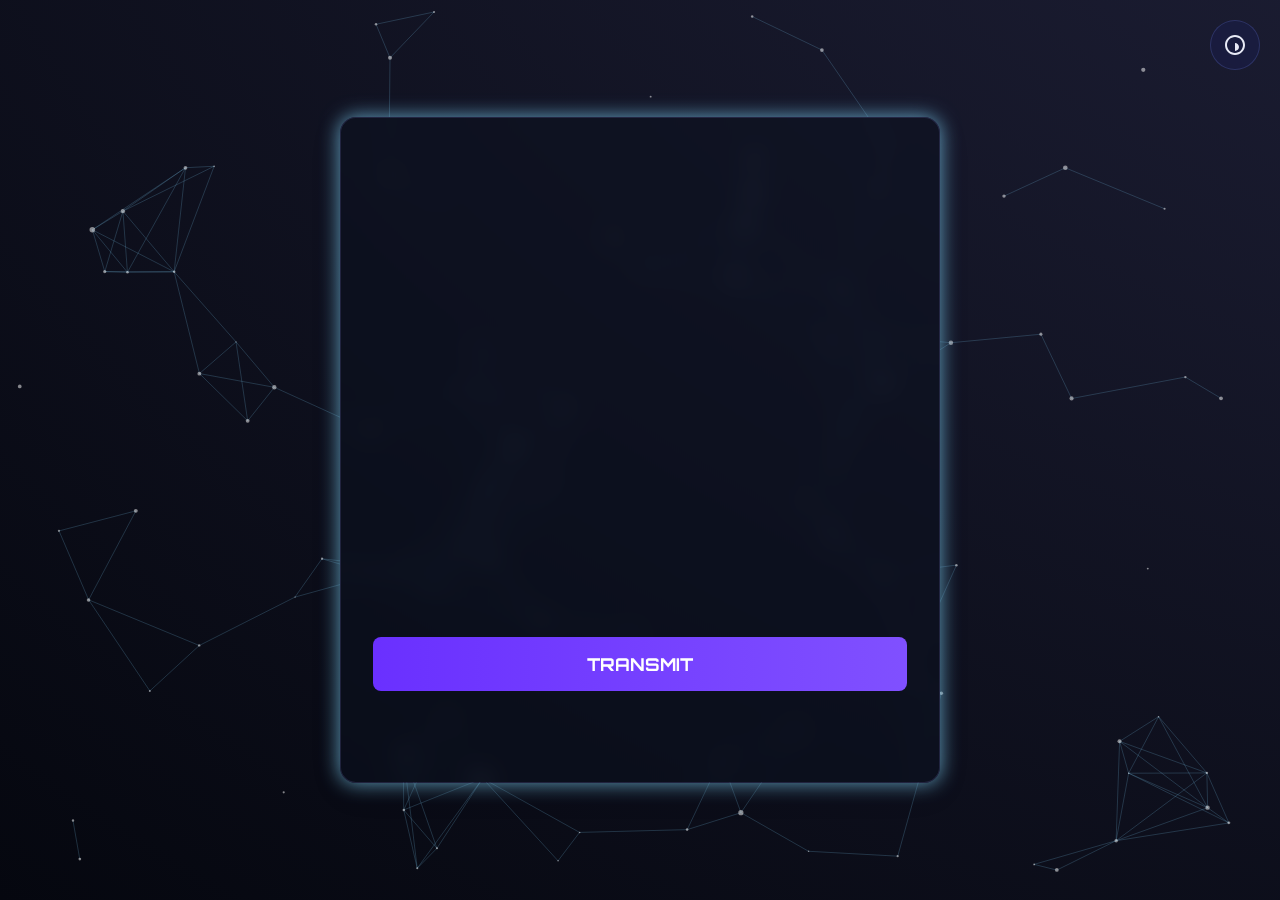
<file: contact/index.html>
<!DOCTYPE html>
<html lang="en">
<head>
    <meta charset="UTF-8">
    <meta name="viewport" content="width=device-width, initial-scale=1.0">
    <title>Contact Nexus</title>
    
    <script>
        (function() {
            const savedTheme = localStorage.getItem('theme') || 'theme-lucid-blue';
            document.documentElement.classList.add(savedTheme);
        })();
    </script>

    <link rel="preconnect" href="https://fonts.googleapis.com/">
    <link rel="preconnect" href="https://fonts.gstatic.com/" crossorigin>
    <link href="https://fonts.googleapis.com/css2?family=Orbitron:wght@400;700&amp;family=Roboto:wght@300;400&amp;family=Share+Tech+Mono&amp;display=swap" rel="stylesheet">
    <link rel="stylesheet" href="../static/css/contact-style.css">
</head>
<body>

    <div class="theme-selector-container">
        <button class="theme-toggle" id="theme-toggle-btn" aria-label="Open theme selector" aria-expanded="false">
            <svg class="icon-theme" xmlns="http://www.w3.org/2000/svg" viewBox="0 0 24 24" fill="currentColor">
                <path d="M12 22C6.47715 22 2 17.5228 2 12C2 6.47715 6.47715 2 12 2C17.5228 2 22 6.47715 22 12C22 17.5228 17.5228 22 12 22ZM12 20C16.4183 20 20 16.4183 20 12C20 7.58172 16.4183 4 12 4C7.58172 4 4 7.58172 4 12C4 16.4183 7.58172 20 12 20ZM12 18C13.0609 18 14.0783 17.5786 14.8284 16.8284C15.5786 16.0783 16 15.0609 16 14C16 11.7909 14.2091 10 12 10V18Z"></path>
            </svg>
        </button>
        <div class="theme-options" id="theme-options-menu" role="menu">
            <button class="theme-option-btn" role="menuitem" data-theme="theme-lucid-blue">
                <span class="theme-swatch" style="background: linear-gradient(to bottom, #ffffff, #bbdefb);"></span>
                Lucid Blue
            </button>
            <button class="theme-option-btn" role="menuitem" data-theme="theme-metallic-sky">
                <span class="theme-swatch" style="background-color: #111827;"></span>
                Metallic Sky
            </button>
        </div>
    </div>

    <div id="contact-nexus">
        <canvas id="constellation-canvas"></canvas>
        
        <main class="section-container">
            <div class="contact-form-container glass-panel">
                <h2>Contact Nexus</h2>
                <form id="contact-form">
                    <div class="form-group">
                        <input type="text" id="name" name="name" class="form-input" placeholder="Name" required aria-label="Full Name">
                    </div>
                    <div class="form-group">
                        <input type="email" id="email" name="email" class="form-input" placeholder="Email" required aria-label="Email Address">
                    </div>
                    <div class="form-group">
                        <input type="text" id="subject" name="subject" class="form-input" placeholder="Subject" required aria-label="Subject">
                    </div>
                    <div class="form-group">
                        <textarea id="message" name="message" class="form-input" placeholder="Your message..." required aria-label="Message"></textarea>
                    </div>
                    <button type="submit" class="submit-btn">Transmit</button>
                    <p id="form-success-message">Response Submitted Successfully</p>
                </form>
            </div>
        </main>
    </div>

    <script src="../static/js/contact-script.js"></script>
</body>
</html>
</file>
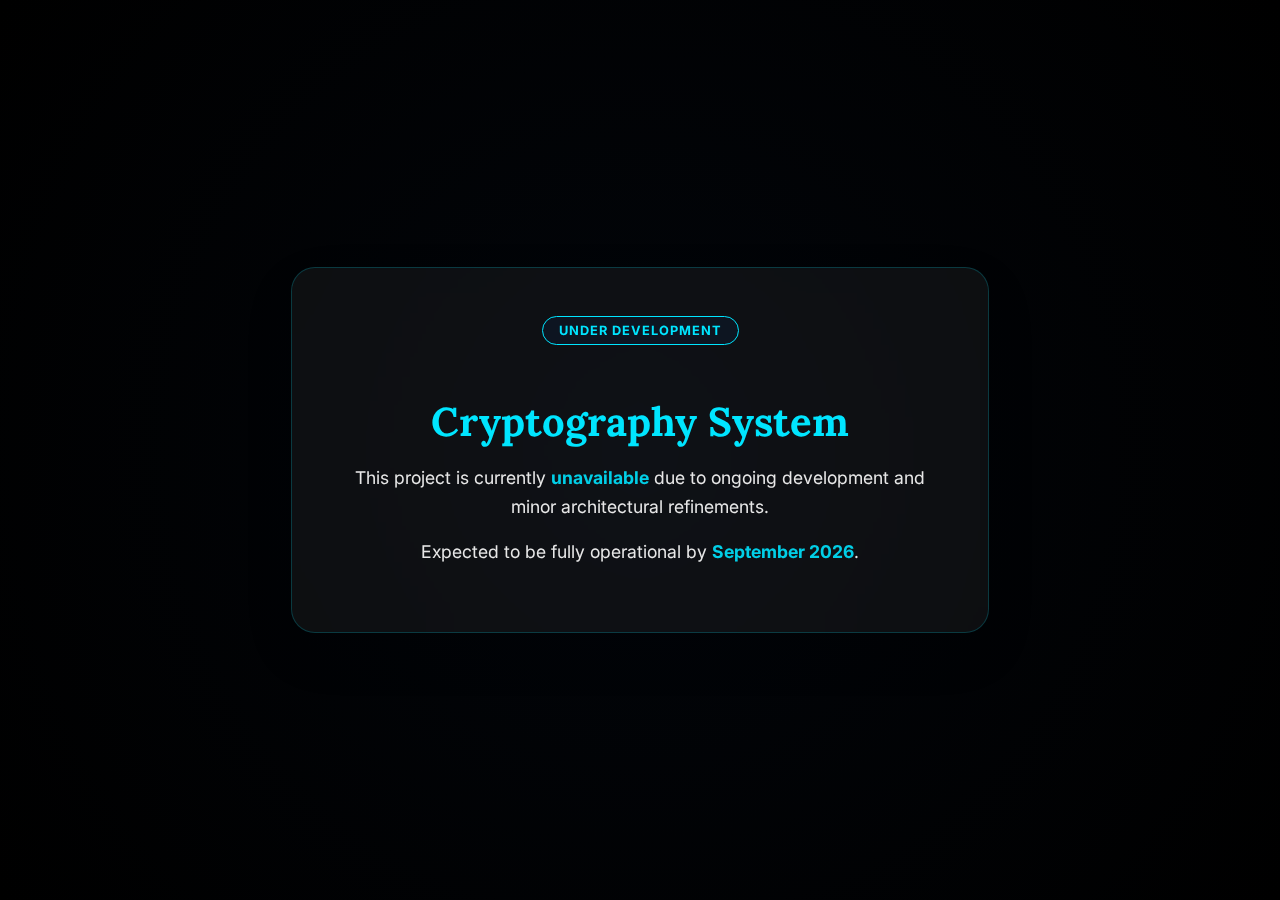
<file: static/cryptography/index.html>
<!DOCTYPE html>
<html lang="en">
<head>
    <meta charset="UTF-8">
    <meta name="viewport" content="width=device-width, initial-scale=1.0">
    <title>Project Status | Cryptography System</title>
    
    <script>
        (function() {
            const savedTheme = localStorage.getItem('theme') || 'theme-lucid-blue';
            document.documentElement.classList.add(savedTheme);
        })();
    </script>

    <link rel="preconnect" href="https://fonts.googleapis.com">
    <link rel="preconnect" href="https://fonts.gstatic.com" crossorigin>
    <link href="https://fonts.googleapis.com/css2?family=Inter:wght@400;700&family=Lora:wght@700&display=swap" rel="stylesheet">
    
    <style>
        :root {
            --bg-gradient: linear-gradient(to bottom, #ffffff 0%, #bbdefb 100%);
            --text-main: #212121;
            --accent: #0d47a1;
            --card-bg: rgba(255, 255, 255, 0.6);
            --card-border: rgba(0, 0, 0, 0.1);
        }

        .theme-metallic-sky {
            --bg-gradient: radial-gradient(circle at center, #02050a 0%, #000000 100%);
            --text-main: #ffffff;
            --accent: #00e5ff;
            --card-bg: rgba(255, 255, 255, 0.05);
            --card-border: rgba(0, 229, 255, 0.2);
        }

        body {
            margin: 0;
            padding: 0;
            display: flex;
            justify-content: center;
            align-items: center;
            min-height: 100vh;
            background: var(--bg-gradient);
            color: var(--text-main);
            font-family: 'Inter', sans-serif;
            transition: background 0.4s ease;
            overflow: hidden;
        }

        .status-container {
            text-align: center;
            padding: 3rem;
            max-width: 600px;
            background: var(--card-bg);
            backdrop-filter: blur(10px);
            border: 1px solid var(--card-border);
            border-radius: 24px;
            box-shadow: 0 20px 50px rgba(0,0,0,0.1);
            margin: 20px;
            animation: slideUp 0.8s ease-out;
        }

        @keyframes slideUp {
            from { opacity: 0; transform: translateY(30px); }
            to { opacity: 1; transform: translateY(0); }
        }

        h1 {
            font-family: 'Lora', serif;
            font-size: 2.5rem;
            margin-bottom: 1rem;
            color: var(--accent);
        }

        .status-badge {
            display: inline-block;
            padding: 6px 16px;
            border-radius: 50px;
            background: rgba(13, 71, 161, 0.1);
            color: var(--accent);
            font-weight: 700;
            font-size: 0.8rem;
            text-transform: uppercase;
            letter-spacing: 1px;
            margin-bottom: 1.5rem;
            border: 1px solid var(--accent);
        }

        p {
            font-size: 1.1rem;
            line-height: 1.6;
            opacity: 0.9;
        }

        .date-highlight {
            font-weight: 700;
            color: var(--accent);
        }

        .action-buttons {
            margin-top: 2rem;
            display: none; /* Managed by Heartbeat JS */
            justify-content: center;
        }

        .back-link {
            display: inline-block;
            text-decoration: none;
            color: var(--text-main);
            font-weight: 700;
            text-transform: uppercase;
            font-size: 0.9rem;
            letter-spacing: 1px;
            border-bottom: 2px solid var(--accent);
            padding-bottom: 4px;
            transition: all 0.3s ease;
            cursor: pointer;
        }

        .back-link:hover {
            letter-spacing: 2px;
            text-shadow: 0 0 8px var(--accent);
        }
    </style>
</head>
<body>

    <div class="status-container">
        <div class="status-badge">Under Development</div>
        <h1>Cryptography System</h1>
        <p>
            This project is currently <span class="date-highlight">unavailable</span> due to ongoing development and minor architectural refinements.
        </p>
        <p>
            Expected to be fully operational by <span class="date-highlight">September 2026</span>.
        </p>
        
        <div class="action-buttons">
            <a href="javascript:void(0)" id="back-to-portfolio" class="back-link">← Return to Portfolio</a>
        </div>
    </div>

    <script>
        document.addEventListener('DOMContentLoaded', () => {
            const backBtnContainer = document.querySelector('.action-buttons');
            const syncChannel = new BroadcastChannel('portfolio_sync');
            let lastHeartbeat = Date.now();

            // 1. Monitor Heartbeats from the main tab
            syncChannel.onmessage = (event) => {
                if (event.data === 'PORTFOLIO_IS_OPEN') {
                    lastHeartbeat = Date.now();
                    if (backBtnContainer) backBtnContainer.style.display = 'none';
                }
            };

            // 2. Request initial status
            syncChannel.postMessage('ARE_YOU_OPEN');

            // 3. Smart Visibility Toggle
            setInterval(() => {
                if (Date.now() - lastHeartbeat > 2000) {
                    if (backBtnContainer) {
                        backBtnContainer.style.display = 'flex';
                        const backLink = document.getElementById('back-to-portfolio');
                        if (backLink) backLink.setAttribute('href', '/');
                    }
                }
            }, 1000);

            // 4. Focus Request Handler for the button
            const backLink = document.getElementById('back-to-portfolio');
            if (backLink) {
                backLink.addEventListener('click', (e) => {
                    // If we've detected the heartbeat recently, request focus instead of redirect
                    if (Date.now() - lastHeartbeat < 2000) {
                        e.preventDefault();
                        syncChannel.postMessage('REQUEST_FOCUS');
                    }
                });
            }
        });
    </script>
</body>
</html>
</file>
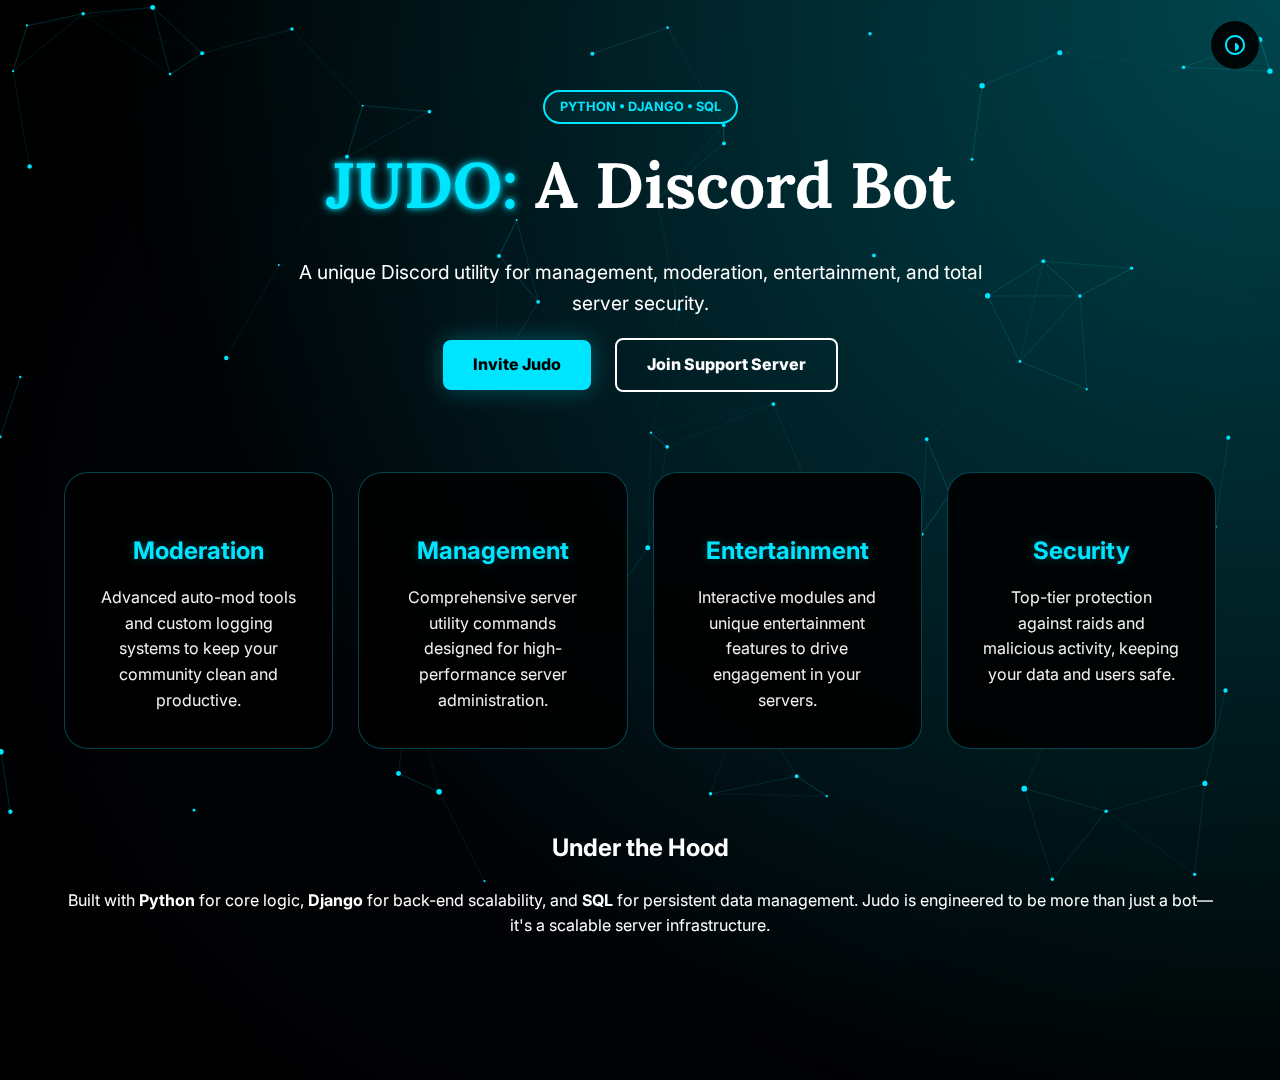
<file: static/judo/index.html>
<!DOCTYPE html>
<html lang="en">
<head>
    <meta charset="UTF-8">
    <meta name="viewport" content="width=device-width, initial-scale=1.0">
    <title>Judo Bot | Project Showcase</title>
    
    <script>
        (function() {
            const savedTheme = localStorage.getItem('theme') || 'theme-lucid-blue';
            document.documentElement.classList.add(savedTheme);
        })();
    </script>

    <link rel="preconnect" href="https://fonts.googleapis.com">
    <link rel="preconnect" href="https://fonts.gstatic.com" crossorigin>
    <link href="https://fonts.googleapis.com/css2?family=Inter:wght@400;700&family=Lora:wght@700&display=swap" rel="stylesheet">
    <link rel="stylesheet" href="style.css">
    <style>
        /* Ensures the background canvas stays behind the content */
        #judo-background-canvas {
            position: fixed;
            top: 0;
            left: 0;
            width: 100%;
            height: 100%;
            z-index: -1;
            pointer-events: none;
        }
    </style>
</head>
<body class="judo-page">

    <canvas id="judo-background-canvas"></canvas>

    <div class="theme-selector-container">
        <button class="theme-toggle" id="theme-toggle-btn" aria-label="Open theme selector" aria-expanded="false">
            <svg class="icon-theme" xmlns="http://www.w3.org/2000/svg" viewBox="0 0 24 24" fill="currentColor">
                <path d="M12 22C6.47715 22 2 17.5228 2 12C2 6.47715 6.47715 2 12 2C17.5228 2 22 6.47715 22 12C22 17.5228 17.5228 22 12 22ZM12 20C16.4183 20 20 16.4183 20 12C20 7.58172 16.4183 4 12 4C7.58172 4 4 7.58172 4 12C4 16.4183 7.58172 20 12 20ZM12 18C13.0609 18 14.0783 17.5786 14.8284 16.8284C15.5786 16.0783 16 15.0609 16 14C16 11.7909 14.2091 10 12 10V18Z"></path>
            </svg>
        </button>
        <div class="theme-options" id="theme-options-menu" role="menu">
            <button class="theme-option-btn" role="menuitem" data-theme="theme-lucid-blue">
                Lucid Blue
            </button>
            <button class="theme-option-btn" role="menuitem" data-theme="theme-metallic-sky">
                Metallic Sky
            </button>
        </div>
    </div>

    <div id="judo-hero">
        <div class="judo-container">
            <header class="judo-header">
                <div class="judo-badge">PYTHON • DJANGO • SQL</div>
                <h1>
                    <span class="judo-title-main">JUDO:</span> 
                    <span class="judo-title-sub">A Discord Bot</span>
                </h1>   
                <p class="judo-subtitle">A unique Discord utility for management, moderation, entertainment, and total server security.</p>
                
                <div class="judo-actions">
                    <a href="https://discord.com/oauth2/authorize?client_id=1399230366039937104&permissions=8&integration_type=0&scope=bot" class="judo-btn primary" target="_blank">Invite Judo</a>
                    <a href="https://discord.gg/vSSmeJqy" class="judo-btn secondary" target="_blank">Join Support Server</a>
                </div>
            </header>

            <section class="judo-features">
                <div class="feature-grid">
                    <div class="feature-box">
                        <h3>Moderation</h3>
                        <p>Advanced auto-mod tools and custom logging systems to keep your community clean and productive.</p>
                    </div>
                    <div class="feature-box">
                        <h3>Management</h3>
                        <p>Comprehensive server utility commands designed for high-performance server administration.</p>
                    </div>
                    <div class="feature-box">
                        <h3>Entertainment</h3>
                        <p>Interactive modules and unique entertainment features to drive engagement in your servers.</p>
                    </div>
                    <div class="feature-box">
                        <h3>Security</h3>
                        <p>Top-tier protection against raids and malicious activity, keeping your data and users safe.</p>
                    </div>
                </div>
            </section>

            <section class="judo-tech-stack">
                <h2 class="section-title">Under the Hood</h2>
                <p class="bio-text">
                    Built with <strong>Python</strong> for core logic, <strong>Django</strong> for back-end scalability, and <strong>SQL</strong> for persistent data management. Judo is engineered to be more than just a bot—it's a scalable server infrastructure.
                </p>
                <div class="action-buttons">
                    <a href="javascript:void(0)" id="back-to-portfolio" class="back-home-btn">← Back to Portfolio</a>
                </div>
            </section>
        </div>
    </div>

    <script>
        document.addEventListener('DOMContentLoaded', () => {
            const themeToggleButton = document.getElementById('theme-toggle-btn');
            const themeOptionsMenu = document.getElementById('theme-options-menu');
            const themeOptionButtons = document.querySelectorAll('.theme-option-btn');
            
            // --- SMART TAB & HEARTBEAT LOGIC ---
            const backBtnContainer = document.querySelector('.action-buttons');
            const syncChannel = new BroadcastChannel('portfolio_sync');
            let lastHeartbeat = Date.now();

            // 1. Initially hide the button for a cleaner UX
            if (backBtnContainer) backBtnContainer.style.display = 'none';

            // 2. Listen for messages from the main Portfolio tab
            syncChannel.onmessage = (event) => {
                if (event.data === 'PORTFOLIO_IS_OPEN') {
                    lastHeartbeat = Date.now();
                    // If main tab exists, hide this button
                    if (backBtnContainer) backBtnContainer.style.display = 'none';
                }
            };

            // 3. Monitor heartbeat: if main tab is closed, show button after 2 seconds
            setInterval(() => {
                if (Date.now() - lastHeartbeat > 2000) {
                    if (backBtnContainer) {
                        backBtnContainer.style.display = 'flex';
                        // Ensure the link leads to the root portfolio path
                        const backLink = document.getElementById('back-to-portfolio');
                        if (backLink) backLink.setAttribute('href', '/');
                    }
                }
            }, 1000);

            // 4. Initial shout-out to see if main tab is already there
            syncChannel.postMessage('ARE_YOU_OPEN');

            // --- Constellation Canvas Background Logic ---
            const canvas = document.getElementById('judo-background-canvas');
            const ctx = canvas.getContext('2d');
            let particles = [];
            let animationFrameId;

            const getThemeColor = (variable) => getComputedStyle(document.body).getPropertyValue(variable).trim();

            class Particle {
                constructor(x, y, size, color) {
                    this.x = x; this.y = y; this.size = size; this.color = color;
                    this.vx = (Math.random() - 0.5) * 0.5;
                    this.vy = (Math.random() - 0.5) * 0.5;
                }
                draw() {
                    ctx.beginPath();
                    ctx.arc(this.x, this.y, this.size, 0, Math.PI * 2);
                    ctx.fillStyle = this.color;
                    ctx.fill();
                }
                update() {
                    this.x += this.vx; this.y += this.vy;
                    if (this.x < 0 || this.x > canvas.width) this.vx *= -1;
                    if (this.y < 0 || this.y > canvas.height) this.vy *= -1;
                    this.draw();
                }
            }

            function initCanvas() {
                canvas.width = window.innerWidth;
                canvas.height = window.innerHeight;
                particles = [];
                const particleColor = getThemeColor('--judo-accent');
                const numberOfParticles = (canvas.width * canvas.height) / 15000;
                for (let i = 0; i < numberOfParticles; i++) {
                    const size = Math.random() * 2 + 1;
                    const x = Math.random() * canvas.width;
                    const y = Math.random() * canvas.height;
                    particles.push(new Particle(x, y, size, particleColor));
                }
            }

            function connectParticles() {
                const lineColor = getThemeColor('--judo-glow');
                for (let a = 0; a < particles.length; a++) {
                    for (let b = a + 1; b < particles.length; b++) {
                        const dx = particles[a].x - particles[b].x;
                        const dy = particles[a].y - particles[b].y;
                        const distance = Math.sqrt(dx * dx + dy * dy);
                        if (distance < 150) {
                            ctx.strokeStyle = lineColor;
                            ctx.lineWidth = 1 - (distance / 150);
                            ctx.beginPath();
                            ctx.moveTo(particles[a].x, particles[a].y);
                            ctx.lineTo(particles[b].x, particles[b].y);
                            ctx.stroke();
                        }
                    }
                }
            }

            function animate() {
                ctx.clearRect(0, 0, canvas.width, canvas.height);
                connectParticles();
                particles.forEach(p => p.update());
                animationFrameId = requestAnimationFrame(animate);
            }

            function startAnimation() {
                if (animationFrameId) cancelAnimationFrame(animationFrameId);
                initCanvas();
                animate();
            }

            // --- Theme Switcher Logic ---
            function applyTheme(themeName) {
                document.body.classList.remove('theme-lucid-blue', 'theme-metallic-sky');
                document.documentElement.classList.remove('theme-lucid-blue', 'theme-metallic-sky');
                document.body.classList.add(themeName);
                document.documentElement.classList.add(themeName);
                localStorage.setItem('theme', themeName);
                setTimeout(startAnimation, 100);
            }

            themeToggleButton.addEventListener('click', (e) => {
                e.stopPropagation();
                const isVisible = themeOptionsMenu.classList.contains('visible');
                themeOptionsMenu.classList.toggle('visible');
                themeToggleButton.setAttribute('aria-expanded', !isVisible);
            });

            themeOptionButtons.forEach(button => {
                button.addEventListener('click', () => {
                    const selectedTheme = button.dataset.theme;
                    applyTheme(selectedTheme);
                    themeOptionsMenu.classList.remove('visible');
                    themeToggleButton.setAttribute('aria-expanded', 'false');
                });
            });

            window.addEventListener('click', () => {
                themeOptionsMenu.classList.remove('visible');
                themeToggleButton.setAttribute('aria-expanded', 'false');
            });

            window.addEventListener('resize', startAnimation);

            const savedTheme = localStorage.getItem('theme') || 'theme-lucid-blue';
            applyTheme(savedTheme);
            startAnimation();
        });
    </script>
</body>
</html>
</file>
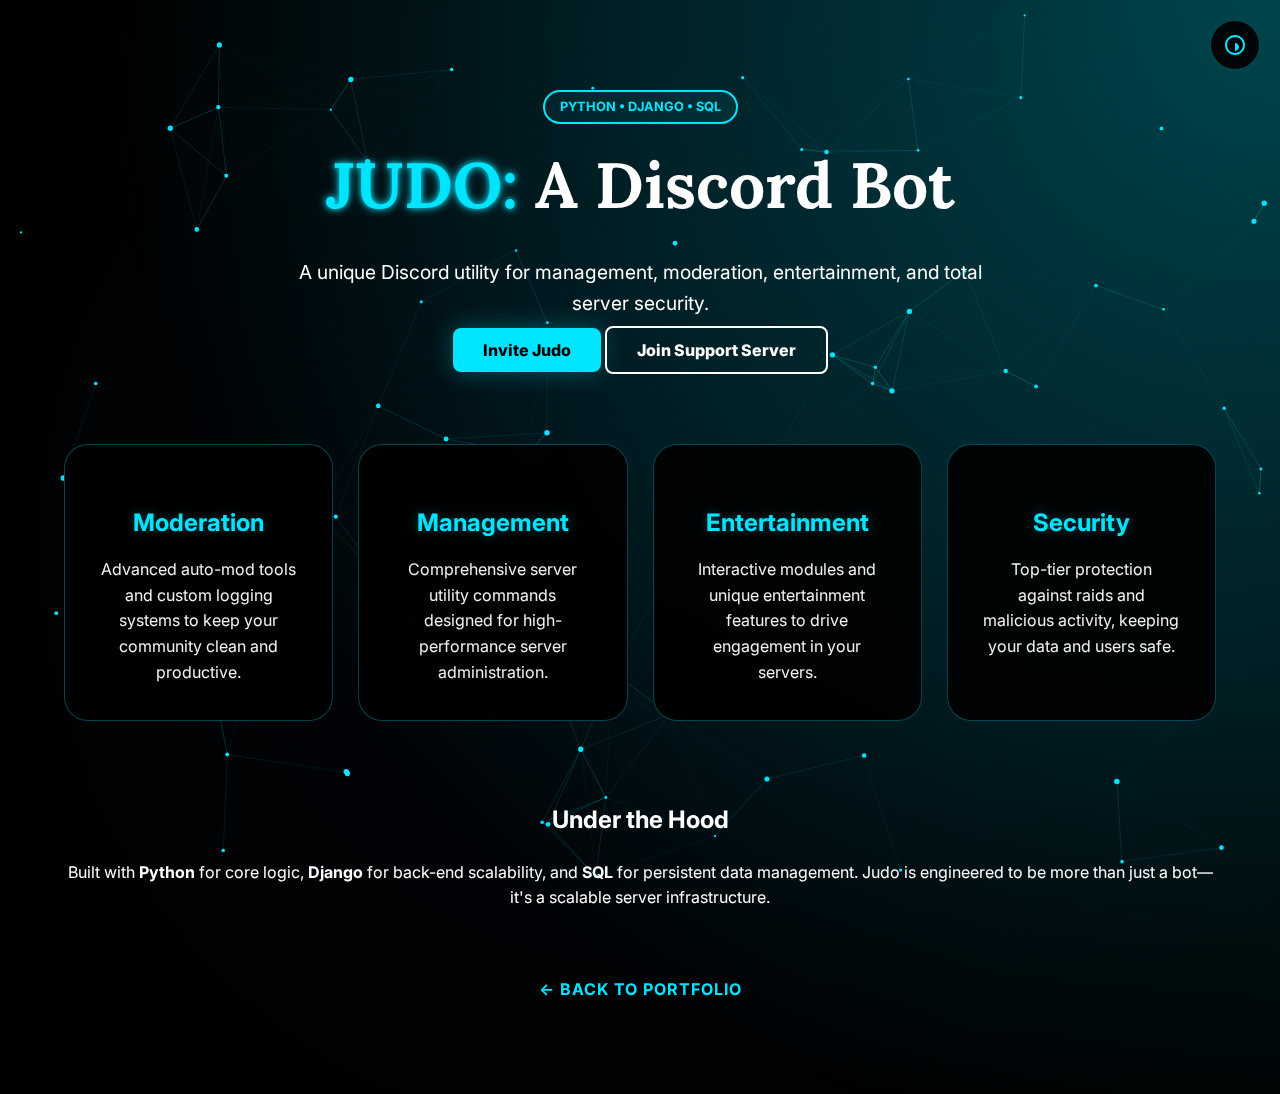
<file: staticfiles/judo/index.html>
<!DOCTYPE html>
<html lang="en">
<head>
    <meta charset="UTF-8">
    <meta name="viewport" content="width=device-width, initial-scale=1.0">
    <title>Judo Bot | Project Showcase</title>
    
    <script>
        (function() {
            const savedTheme = localStorage.getItem('theme') || 'theme-lucid-blue';
            document.documentElement.classList.add(savedTheme);
        })();
    </script>

    <link rel="preconnect" href="https://fonts.googleapis.com">
    <link rel="preconnect" href="https://fonts.gstatic.com" crossorigin>
    <link href="https://fonts.googleapis.com/css2?family=Inter:wght@400;700&family=Lora:wght@700&display=swap" rel="stylesheet">
    <link rel="stylesheet" href="style.css">
    <style>
        /* Ensures the background canvas stays behind the content */
        #judo-background-canvas {
            position: fixed;
            top: 0;
            left: 0;
            width: 100%;
            height: 100%;
            z-index: -1;
            pointer-events: none;
        }
    </style>
</head>
<body class="judo-page">

    <canvas id="judo-background-canvas"></canvas>

    <div class="theme-selector-container">
        <button class="theme-toggle" id="theme-toggle-btn" aria-label="Open theme selector" aria-expanded="false">
            <svg class="icon-theme" xmlns="http://www.w3.org/2000/svg" viewBox="0 0 24 24" fill="currentColor">
                <path d="M12 22C6.47715 22 2 17.5228 2 12C2 6.47715 6.47715 2 12 2C17.5228 2 22 6.47715 22 12C22 17.5228 17.5228 22 12 22ZM12 20C16.4183 20 20 16.4183 20 12C20 7.58172 16.4183 4 12 4C7.58172 4 4 7.58172 4 12C4 16.4183 7.58172 20 12 20ZM12 18C13.0609 18 14.0783 17.5786 14.8284 16.8284C15.5786 16.0783 16 15.0609 16 14C16 11.7909 14.2091 10 12 10V18Z"></path>
            </svg>
        </button>
        <div class="theme-options" id="theme-options-menu" role="menu">
            <button class="theme-option-btn" role="menuitem" data-theme="theme-lucid-blue">
                Lucid Blue
            </button>
            <button class="theme-option-btn" role="menuitem" data-theme="theme-metallic-sky">
                Metallic Sky
            </button>
        </div>
    </div>

    <div id="judo-hero">
        <div class="judo-container">
            <header class="judo-header">
                <div class="judo-badge">PYTHON • DJANGO • SQL</div>
                <h1>
                    <span class="judo-title-main">JUDO:</span> 
                    <span class="judo-title-sub">A Discord Bot</span>
                </h1>   
                <p class="judo-subtitle">A unique Discord utility for management, moderation, entertainment, and total server security.</p>
                
                <div class="judo-actions">
                    <a href="https://discord.com/oauth2/authorize?client_id=1399230366039937104&permissions=8&integration_type=0&scope=bot" class="judo-btn primary" target="_blank">Invite Judo</a>
                    <a href="https://discord.gg/vSSmeJqy" class="judo-btn secondary" target="_blank">Join Support Server</a>
                </div>
            </header>

            <section class="judo-features">
                <div class="feature-grid">
                    <div class="feature-box">
                        <h3>Moderation</h3>
                        <p>Advanced auto-mod tools and custom logging systems to keep your community clean and productive.</p>
                    </div>
                    <div class="feature-box">
                        <h3>Management</h3>
                        <p>Comprehensive server utility commands designed for high-performance server administration.</p>
                    </div>
                    <div class="feature-box">
                        <h3>Entertainment</h3>
                        <p>Interactive modules and unique entertainment features to drive engagement in your servers.</p>
                    </div>
                    <div class="feature-box">
                        <h3>Security</h3>
                        <p>Top-tier protection against raids and malicious activity, keeping your data and users safe.</p>
                    </div>
                </div>
            </section>

            <section class="judo-tech-stack">
                <h2 class="section-title">Under the Hood</h2>
                <p class="bio-text">
                    Built with <strong>Python</strong> for core logic, <strong>Django</strong> for back-end scalability, and <strong>SQL</strong> for persistent data management. Judo is engineered to be more than just a bot—it's a scalable server infrastructure.
                </p>
                <div class="action-buttons">
                    <a href="../index.html" class="back-home-btn">← Back to Portfolio</a>
                </div>
            </section>
        </div>
    </div>

    <script>
        document.addEventListener('DOMContentLoaded', () => {
            const themeToggleButton = document.getElementById('theme-toggle-btn');
            const themeOptionsMenu = document.getElementById('theme-options-menu');
            const themeOptionButtons = document.querySelectorAll('.theme-option-btn');

            // --- Constellation Canvas Background Logic ---
            const canvas = document.getElementById('judo-background-canvas');
            const ctx = canvas.getContext('2d');
            let particles = [];
            let animationFrameId;

            const getThemeColor = (variable) => getComputedStyle(document.body).getPropertyValue(variable).trim();

            class Particle {
                constructor(x, y, size, color) {
                    this.x = x;
                    this.y = y;
                    this.size = size;
                    this.color = color;
                    this.vx = (Math.random() - 0.5) * 0.5;
                    this.vy = (Math.random() - 0.5) * 0.5;
                }
                draw() {
                    ctx.beginPath();
                    ctx.arc(this.x, this.y, this.size, 0, Math.PI * 2);
                    ctx.fillStyle = this.color;
                    ctx.fill();
                }
                update() {
                    this.x += this.vx;
                    this.y += this.vy;
                    if (this.x < 0 || this.x > canvas.width) this.vx *= -1;
                    if (this.y < 0 || this.y > canvas.height) this.vy *= -1;
                    this.draw();
                }
            }

            function initCanvas() {
                canvas.width = window.innerWidth;
                canvas.height = window.innerHeight;
                particles = [];
                // Particles will use the theme's accent color
                const particleColor = getThemeColor('--judo-accent');
                const numberOfParticles = (canvas.width * canvas.height) / 15000;
                for (let i = 0; i < numberOfParticles; i++) {
                    const size = Math.random() * 2 + 1;
                    const x = Math.random() * canvas.width;
                    const y = Math.random() * canvas.height;
                    particles.push(new Particle(x, y, size, particleColor));
                }
            }

            function connectParticles() {
                const lineColor = getThemeColor('--judo-glow');
                for (let a = 0; a < particles.length; a++) {
                    for (let b = a + 1; b < particles.length; b++) {
                        const dx = particles[a].x - particles[b].x;
                        const dy = particles[a].y - particles[b].y;
                        const distance = Math.sqrt(dx * dx + dy * dy);
                        if (distance < 150) {
                            ctx.strokeStyle = lineColor;
                            ctx.lineWidth = 1 - (distance / 150);
                            ctx.beginPath();
                            ctx.moveTo(particles[a].x, particles[a].y);
                            ctx.lineTo(particles[b].x, particles[b].y);
                            ctx.stroke();
                        }
                    }
                }
            }

            function animate() {
                ctx.clearRect(0, 0, canvas.width, canvas.height);
                connectParticles();
                particles.forEach(p => p.update());
                animationFrameId = requestAnimationFrame(animate);
            }

            function startAnimation() {
                if (animationFrameId) cancelAnimationFrame(animationFrameId);
                initCanvas();
                animate();
            }

            // --- Theme Logic ---
            function applyTheme(themeName) {
                document.body.classList.remove('theme-lucid-blue', 'theme-metallic-sky');
                document.documentElement.classList.remove('theme-lucid-blue', 'theme-metallic-sky');
                
                document.body.classList.add(themeName);
                document.documentElement.classList.add(themeName);
                
                localStorage.setItem('theme', themeName);

                // Restart animation to update particle colors based on new theme
                setTimeout(startAnimation, 100);
            }

            themeToggleButton.addEventListener('click', (e) => {
                e.stopPropagation();
                const isVisible = themeOptionsMenu.classList.contains('visible');
                themeOptionsMenu.classList.toggle('visible');
                themeToggleButton.setAttribute('aria-expanded', !isVisible);
            });

            themeOptionButtons.forEach(button => {
                button.addEventListener('click', () => {
                    const selectedTheme = button.dataset.theme;
                    applyTheme(selectedTheme);
                    themeOptionsMenu.classList.remove('visible');
                    themeToggleButton.setAttribute('aria-expanded', 'false');
                });
            });

            window.addEventListener('click', () => {
                themeOptionsMenu.classList.remove('visible');
                themeToggleButton.setAttribute('aria-expanded', 'false');
            });

            window.addEventListener('resize', startAnimation);

            // Initialize correct theme and animation on load
            const savedTheme = localStorage.getItem('theme') || 'theme-lucid-blue';
            applyTheme(savedTheme);
            startAnimation();
        });
    </script>
</body>
</html>
</file>
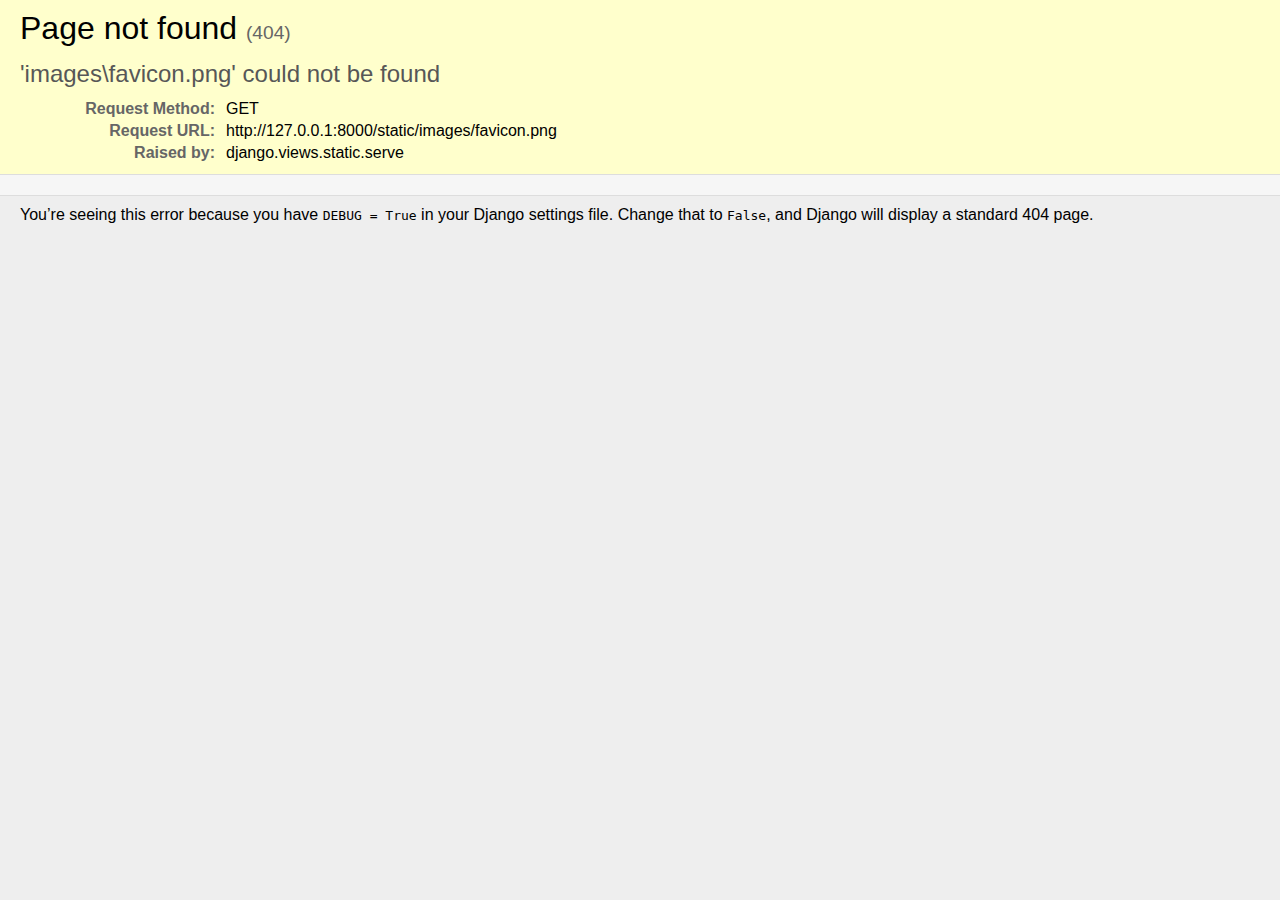
<file: static/images/favicon.html>
<!DOCTYPE html>
<html lang="en">
<head>
  <meta http-equiv="content-type" content="text/html; charset=utf-8">
  <title>Page not found at /static/images/favicon.png</title>
  <meta name="robots" content="NONE,NOARCHIVE">
  <style>
    html * { padding:0; margin:0; }
    body * { padding:10px 20px; }
    body * * { padding:0; }
    body { font-family: sans-serif; background:#eee; color:#000; }
    body > :where(header, main, footer) { border-bottom:1px solid #ddd; }
    h1 { font-weight:normal; margin-bottom:.4em; }
    h1 small { font-size:60%; color:#666; font-weight:normal; }
    table { border:none; border-collapse: collapse; width:100%; }
    td, th { vertical-align:top; padding:2px 3px; }
    th { width:12em; text-align:right; color:#666; padding-right:.5em; }
    #info { background:#f6f6f6; }
    #info ol { margin: 0.5em 4em; }
    #info ol li { font-family: monospace; }
    #summary { background: #ffc; }
    #explanation { background:#eee; border-bottom: 0px none; }
    pre.exception_value { font-family: sans-serif; color: #575757; font-size: 1.5em; margin: 10px 0 10px 0; }
  </style>
</head>
<body>
  <header id="summary">
    <h1>Page not found <small>(404)</small></h1>
    <pre class="exception_value">&#x27;images\favicon.png&#x27; could not be found</pre>
    <table class="meta">
      <tr>
        <th scope="row">Request Method:</th>
        <td>GET</td>
      </tr>
      <tr>
        <th scope="row">Request URL:</th>
        <td>http://127.0.0.1:8000/static/images/favicon.png</td>
      </tr>
      
      <tr>
        <th scope="row">Raised by:</th>
        <td>django.views.static.serve</td>
      </tr>
      
    </table>
  </header>

  <main id="info">
    
  </main>

  <footer id="explanation">
    <p>
      You’re seeing this error because you have <code>DEBUG = True</code> in
      your Django settings file. Change that to <code>False</code>, and Django
      will display a standard 404 page.
    </p>
  </footer>
</body>
</html>
</file>
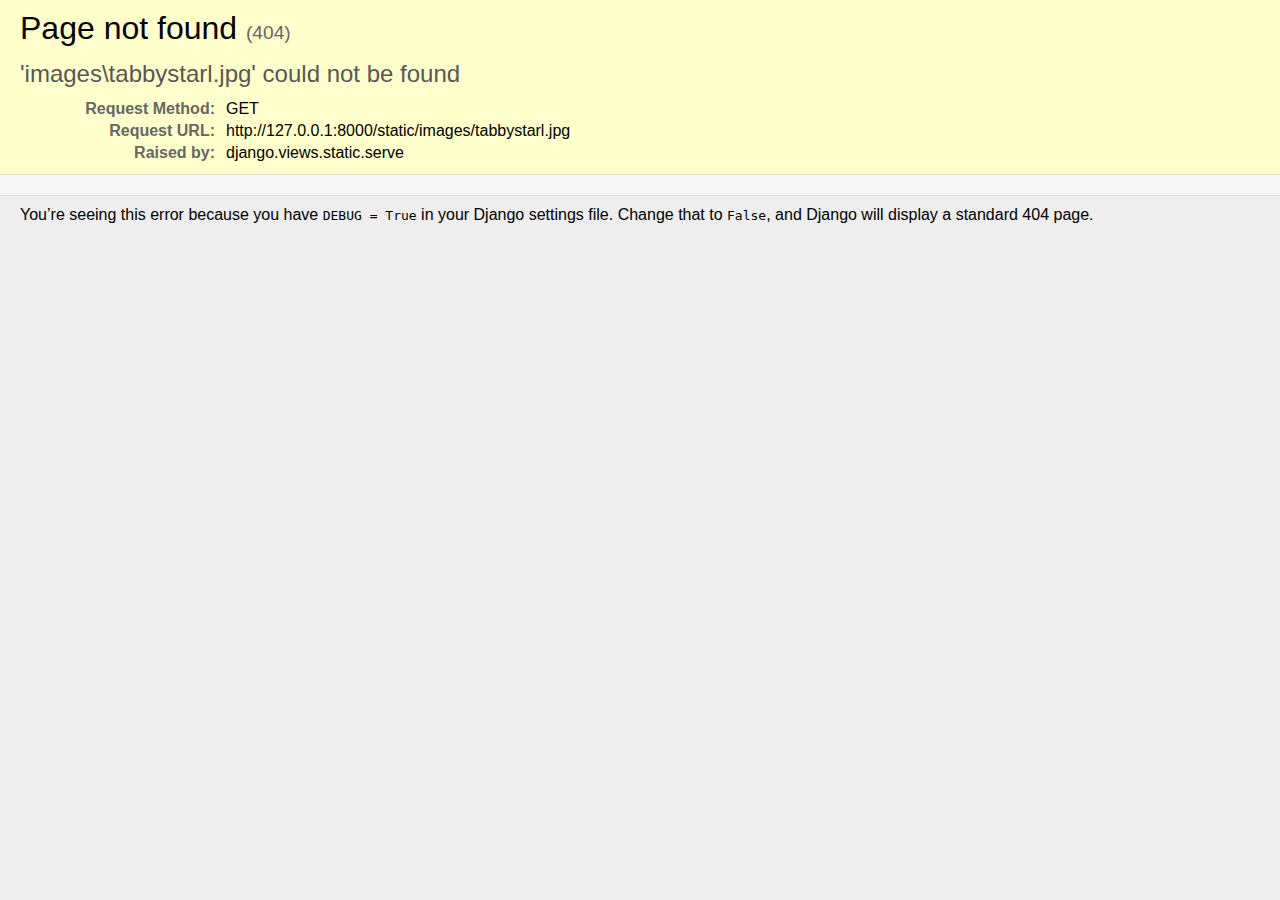
<file: static/images/tabbystarl.html>
<!DOCTYPE html>
<html lang="en">
<head>
  <meta http-equiv="content-type" content="text/html; charset=utf-8">
  <title>Page not found at /static/images/tabbystarl.jpg</title>
  <meta name="robots" content="NONE,NOARCHIVE">
  <style>
    html * { padding:0; margin:0; }
    body * { padding:10px 20px; }
    body * * { padding:0; }
    body { font-family: sans-serif; background:#eee; color:#000; }
    body > :where(header, main, footer) { border-bottom:1px solid #ddd; }
    h1 { font-weight:normal; margin-bottom:.4em; }
    h1 small { font-size:60%; color:#666; font-weight:normal; }
    table { border:none; border-collapse: collapse; width:100%; }
    td, th { vertical-align:top; padding:2px 3px; }
    th { width:12em; text-align:right; color:#666; padding-right:.5em; }
    #info { background:#f6f6f6; }
    #info ol { margin: 0.5em 4em; }
    #info ol li { font-family: monospace; }
    #summary { background: #ffc; }
    #explanation { background:#eee; border-bottom: 0px none; }
    pre.exception_value { font-family: sans-serif; color: #575757; font-size: 1.5em; margin: 10px 0 10px 0; }
  </style>
</head>
<body>
  <header id="summary">
    <h1>Page not found <small>(404)</small></h1>
    <pre class="exception_value">&#x27;images\tabbystarl.jpg&#x27; could not be found</pre>
    <table class="meta">
      <tr>
        <th scope="row">Request Method:</th>
        <td>GET</td>
      </tr>
      <tr>
        <th scope="row">Request URL:</th>
        <td>http://127.0.0.1:8000/static/images/tabbystarl.jpg</td>
      </tr>
      
      <tr>
        <th scope="row">Raised by:</th>
        <td>django.views.static.serve</td>
      </tr>
      
    </table>
  </header>

  <main id="info">
    
  </main>

  <footer id="explanation">
    <p>
      You’re seeing this error because you have <code>DEBUG = True</code> in
      your Django settings file. Change that to <code>False</code>, and Django
      will display a standard 404 page.
    </p>
  </footer>
</body>
</html>
</file>
<file: static/css/contact-style.css>
:root {
  /* -- LUCID BLUE (LIGHT THEME) DEFAULTS -- */
  --ease-out-cubic: cubic-bezier(0.215, 0.610, 0.355, 1);
  --ease-in-out-quad: cubic-bezier(0.455, 0.030, 0.515, 0.955);
  --bg-primary: #f5f7ff;
  --bg-gradient: radial-gradient(at top center, hsla(210, 100%, 90%, 0.4), transparent 50%),
               linear-gradient(160deg, hsla(270, 80%, 95%, 0.8) 0%, hsla(220, 90%, 95%, 0.8) 100%);
  --text-primary: #212121;
  --text-secondary: #5a5c7a;
  --glow-color: rgba(25, 118, 210, 0.5);
  --panel-bg: rgba(255, 255, 255, 0.6);
  --panel-border: rgba(200, 200, 255, 0.5);
  --input-bg: rgba(245, 247, 255, 0.9);
  --input-border: rgba(200, 200, 255, 0.7);
  --input-focus-border: #1976d2;
  --button-bg: linear-gradient(90deg, #1976d2, #0165FC);
  --button-hover-bg: linear-gradient(90deg, #0165FC, #1976d2);
  --particle-color: rgba(0, 0, 0, 0.5);
  --line-color: rgba(25, 118, 210, 0.25);
  /* Variables for the theme switcher */
  --color-tertiary: #ffffff;
  --color-card-bg: rgba(255, 255, 255, 0.5);
  --color-card-border: rgba(0, 0, 0, 0.1);
  --color-text-accent: #0d47a1;
}

body.theme-metallic-sky {
  /* -- METALLIC SKY (DARK THEME) OVERRIDES -- */
  --bg-primary: #02040a;
  --bg-gradient: radial-gradient(ellipse 80% 80% at 50% -20%, rgba(120, 119, 198, 0.3), rgba(255, 255, 255, 0));
  --text-primary: #e0e6f0;
  --text-secondary: #8a94a6;
  --glow-color: rgba(129, 212, 250, 0.8);
  --panel-bg: rgba(10, 15, 30, 0.5);
  --panel-border: rgba(120, 119, 198, 0.2);
  --input-bg: rgba(2, 4, 10, 0.7);
  --input-border: rgba(120, 119, 198, 0.3);
  --input-focus-border: #81d4fa;
  --button-bg: linear-gradient(90deg, #6a30ff, #8050ff);
  --button-hover-bg: linear-gradient(90deg, #8050ff, #6a30ff);
  --particle-color: rgba(255, 255, 255, 0.5);
  --line-color: rgba(129, 212, 250, 0.4);
  /* Variables for the theme switcher */
  --color-tertiary: #000000;
  --color-card-bg: rgba(26, 35, 126, 0.2);
  --color-card-border: rgba(92, 107, 192, 0.3);
  --color-text-accent: #e8eaf6;
}


/* --- Base Styles --- */
*, *::before, *::after { box-sizing: border-box; }

body {
    margin: 0;
    font-family: 'Roboto', sans-serif;
    background-color: var(--bg-primary);
    color: var(--text-primary);
    background-image: var(--bg-gradient);
    background-attachment: fixed;
    overflow-x: hidden;
    transition: background-color 0.5s ease, color 0.5s ease;
    background-size: 300% 300%;
    animation: animated-gradient 20s ease infinite;
}

#contact-nexus {
    perspective: 1500px;
}

#constellation-canvas {
    position: fixed;
    top: 0;
    left: 0;
    width: 100%;
    height: 100%;
    z-index: -1;
}

.glass-panel {
    background: var(--panel-bg);
    backdrop-filter: blur(12px);
    -webkit-backdrop-filter: blur(12px);
    border: 1px solid var(--panel-border);
    border-radius: 1rem;
    box-shadow: 0 8px 32px 0 rgba(0, 0, 0, 0.1), 0 0 20px var(--glow-color);
    transition: background 0.5s ease, border 0.5s ease, box-shadow 0.5s ease;
}

/* --- Animations --- */
@keyframes animated-gradient {
    0% { background-position: 0% 50%; }
    50% { background-position: 100% 50%; }
    100% { background-position: 0% 50%; }
}

@keyframes slide-fade-in {
    from { opacity: 0; transform: translateY(30px); }
    to { opacity: 1; transform: translateY(0); }
}

@keyframes container-enter {
    from {
        opacity: 0;
        transform: rotateX(-20deg) translateY(50px) scale(0.95);
    }
    to {
        opacity: 1;
        transform: rotateX(0) translateY(0) scale(1);
    }
}

@keyframes text-flicker-in-glow {
    0% { opacity: 0; text-shadow: none; }
    10% { opacity: 1; text-shadow: 0 0 10px var(--glow-color); }
    20% { opacity: 0.5; text-shadow: 0 0 5px var(--glow-color); }
    30% { opacity: 1; text-shadow: 0 0 20px var(--glow-color), 0 0 10px var(--glow-color); }
    40% { opacity: 0.3; text-shadow: none; }
    50% { opacity: 1; text-shadow: 0 0 15px var(--glow-color); }
    60% { opacity: 0.4; text-shadow: none; }
    70% { opacity: 1; text-shadow: 0 0 20px var(--glow-color); }
    80% { opacity: 0.5; text-shadow: 0 0 5px var(--glow-color); }
    90% { opacity: 1; text-shadow: 0 0 10px var(--glow-color); }
    100% { opacity: 1; text-shadow: 0 0 10px var(--glow-color); }
}

@keyframes border-glow {
    0% { box-shadow: 0 0 20px var(--glow-color), inset 0 0 10px var(--glow-color); }
    50% { box-shadow: 0 0 40px var(--glow-color), inset 0 0 20px var(--glow-color); }
    100% { box-shadow: 0 0 20px var(--glow-color), inset 0 0 10px var(--glow-color); }
}

.ripple {
    position: absolute;
    border-radius: 50%;
    background: rgba(255, 255, 255, 0.3);
    transform: scale(0);
    animation: ripple-effect 0.6s linear;
    pointer-events: none;
}

@keyframes ripple-effect {
    to { transform: scale(4); opacity: 0; }
}

@keyframes wipe-in {
    to {
        clip-path: inset(0 0 0 0);
    }
}

@keyframes shine-effect {
    0% { background-position: 200% center; }
    100% { background-position: -200% center; }
}

/* --- Layout & Components --- */
.section-container {
    min-height: 100vh;
    display: flex;
    flex-direction: column;
    align-items: center;
    justify-content: center;
    gap: 2rem;
    padding: 2rem;
}

.contact-form-container {
    width: 100%;
    max-width: 600px;
    padding: 2rem;
    animation: container-enter 1s var(--ease-out-cubic) 0.2s backwards;
    position: relative;
    z-index: 1;
}

.contact-form-container h2 {
    font-family: 'Orbitron', sans-serif;
    text-align: center;
    font-size: 2.5rem;
    margin-bottom: 1.5rem;
    color: var(--text-primary);
    text-shadow: 0 0 10px var(--glow-color);
    min-height: 48px;
}

.contact-form-container h2 .letter {
    display: inline-block;
    opacity: 0;
    animation: text-flicker-in-glow 1.5s var(--ease-out-cubic) forwards;
    padding: 0 2px;
}

.form-group {
    margin-bottom: 1.5rem;
    opacity: 0;
    animation: slide-fade-in 0.8s var(--ease-out-cubic) forwards;
}
.form-group:nth-child(1) { animation-delay: 0.8s; }
.form-group:nth-child(2) { animation-delay: 0.9s; }
.form-group:nth-child(3) { animation-delay: 1.0s; }
.form-group:nth-child(4) { animation-delay: 1.1s; }

.form-input {
    width: 100%;
    padding: 1rem;
    background: var(--input-bg);
    border: 1px solid var(--input-border);
    border-radius: 0.5rem;
    color: var(--text-primary);
    font-family: 'Roboto', sans-serif;
    font-size: 1rem;
    transition: border-color 0.3s ease, box-shadow 0.3s ease;
}
.form-input:focus {
    outline: none;
    border-color: var(--input-focus-border);
    box-shadow: 0 0 15px var(--glow-color);
    animation: border-glow 2s infinite;
}
.form-input::placeholder { color: var(--text-secondary); }
textarea.form-input { min-height: 120px; resize: vertical; }

.submit-btn {
    width: 100%;
    padding: 1rem;
    border: none;
    border-radius: 0.5rem;
    background: var(--button-bg);
    color: white;
    font-family: 'Orbitron', sans-serif;
    font-size: 1.1rem;
    font-weight: 700;
    text-transform: uppercase;
    cursor: pointer;
    transition: transform 0.3s ease, box-shadow 0.3s ease, opacity 0.3s ease, visibility 0.3s;
    position: relative;
    overflow: hidden;
    opacity: 1;
    animation: slide-fade-in 0.8s var(--ease-out-cubic) 1.2s forwards;
}

.submit-btn:hover {
    transform: translateY(-3px);
    box-shadow: 0 10px 20px rgba(0,0,0,0.2), 0 0 20px var(--glow-color);
}

body.theme-metallic-sky .submit-btn:hover {
    background: var(--button-hover-bg);
}


#form-success-message {
    font-family: 'Orbitron', sans-serif;
    font-size: 1.2rem;
    font-weight: 700;
    margin-top: 1rem;
    background: linear-gradient(90deg, var(--input-focus-border), #333, var(--input-focus-border));
    background-size: 200% 200%;
    color: transparent;
    background-clip: text;
    -webkit-background-clip: text;
    opacity: 0;
    visibility: hidden;
    clip-path: inset(0 100% 0 0);
    transition: opacity 0.5s ease, visibility 0.5s;
}

#form-success-message.visible {
    opacity: 1;
    visibility: visible;
    animation: wipe-in 0.8s var(--ease-out-cubic) forwards, shine-effect 2s linear infinite 0.8s;
}

body.theme-metallic-sky #form-success-message {
    background: linear-gradient(90deg, var(--input-focus-border), #fff, var(--input-focus-border));
    background-size: 200% 200%;
}

/* --- THEME SWITCHER STYLES (Copied from main page) --- */
.theme-selector-container {
    position: fixed;
    top: 20px;
    right: 20px;
    z-index: 1000;
}
.theme-toggle {
    background-color: var(--color-card-bg);
    border: 1px solid var(--color-card-border);
    width: 50px;
    height: 50px;
    border-radius: 50%;
    display: flex;
    justify-content: center;
    align-items: center;
    cursor: pointer;
    backdrop-filter: blur(5px);
    position: relative;
    z-index: 2;
    transition: transform 0.2s ease;
}
.theme-toggle:hover {
    transform: scale(1.1);
}
.theme-toggle svg {
    width: 24px;
    height: 24px;
    fill: var(--color-text-accent);
}
.theme-options {
    position: absolute;
    top: 60px;
    right: 0;
    width: 220px;
    background-color: var(--color-card-bg);
    border: 1px solid var(--color-card-border);
    border-radius: 12px;
    padding: 0.5rem;
    backdrop-filter: blur(10px);
    opacity: 0;
    transform: translateY(-10px) scale(0.95);
    pointer-events: none;
    transition: opacity 0.2s ease, transform 0.2s ease;
    z-index: 1;
    display: flex;
    flex-direction: column;
    gap: 0.25rem;
}
.theme-options.visible {
    opacity: 1;
    transform: translateY(0) scale(1);
    pointer-events: auto;
}
.theme-option-btn {
    background-color: transparent;
    border: none;
    color: var(--text-primary);
    padding: 0.75rem 1rem;
    border-radius: 8px;
    cursor: pointer;
    font-family: 'Inter', sans-serif;
    font-size: 1rem;
    text-align: left;
    display: flex;
    align-items: center;
    gap: 0.75rem;
    width: 100%;
    transition: background-color 0.2s ease;
}
.theme-option-btn:hover {
    background-color: rgba(0, 0, 0, 0.1);
}
body.theme-metallic-sky .theme-option-btn:hover {
    background-color: rgba(255, 255, 255, 0.1);
}
.theme-swatch {
    width: 20px;
    height: 20px;
    border-radius: 50%;
    border: 2px solid var(--color-card-border);
    flex-shrink: 0;
}


/* --- Media Queries --- */
@media (prefers-reduced-motion: reduce) {
    *, *::before, *::after {
        animation-duration: 0.01ms !important;
        animation-iteration-count: 1 !important;
        transition-duration: 0.01ms !important;
        scroll-behavior: auto !important;
    }
}
@media (max-width: 768px) {
    .section-container {
        padding: 1rem;
    }
    .contact-form-container h2 {
        font-size: 2.2rem;
    }
    .form-input::placeholder {
        font-size: 0.95rem;
    }
}
</file>
<file: static/judo/style.css>
/* ==========================================================================
  THEME VARIABLES (Synchronized with Main Portfolio)
==========================================================================
*/
:root {
    --color-tertiary: #ffffff;
    --color-text-main: #212121;
    --color-text-accent: #0d47a1; 
    --color-card-bg: rgba(255, 255, 255, 0.5);
    --color-card-border: rgba(0, 0, 0, 0.1);
    --bg-gradient: linear-gradient(to bottom, #ffffff 0%, #bbdefb 100%);
    --accent-glow: rgba(25, 118, 210, 0.2);
    
    --judo-accent: var(--color-text-accent);
    --judo-glow: var(--accent-glow);
    
    --font-heading: 'Lora', serif;
    --font-main: 'Inter', sans-serif;
}

body.theme-metallic-sky {
    --color-tertiary: #000000;
    --color-text-main: #ffffff;
    --color-text-accent: #00e5ff; 
    --judo-accent: #00e5ff;
    --bg-gradient: radial-gradient(circle at center, #02050a 0%, #000000 100%); 
    --accent-glow: rgba(0, 229, 255, 0.6); 
    --judo-glow: rgba(0, 229, 255, 0.3);
    --color-card-bg: rgba(0, 0, 0, 0.9);
    --color-card-border: rgba(0, 229, 255, 0.3);
}

/* ==========================================================================
  BASE LAYOUT
==========================================================================
*/
body {
    background: var(--bg-gradient);
    color: var(--color-text-main);
    font-family: var(--font-main);
    margin: 0;
    line-height: 1.6;
    transition: background 0.4s ease, color 0.4s ease;
    min-height: 100vh;
}

#judo-background-canvas {
    position: fixed;
    top: 0;
    left: 0;
    width: 100%;
    height: 100%;
    z-index: -1; 
    pointer-events: none; 
}

#judo-hero {
    min-height: 100vh;
    padding: 10vh 5vw;
    background: radial-gradient(circle at top right, var(--judo-glow), transparent 70%);
    display: flex;
    justify-content: center;
    position: relative;
    z-index: 1;
}

.judo-container {
    max-width: 1200px; 
    width: 100%;
    text-align: center;
}

/* ==========================================================================
  HEADER & TYPOGRAPHY
==========================================================================
*/
.judo-header h1 {
    font-family: var(--font-heading);
    font-size: 4rem;
    margin: 10px 0;
    color: var(--color-text-main); 
}

.judo-title-main {
    color: var(--judo-accent);
    text-shadow: 0 0 6px var(--judo-glow);
    transition: color 0.4s ease, text-shadow 0.4s ease;
}

body.theme-metallic-sky .judo-title-main {
    text-shadow: 0 0 8px var(--judo-accent), 0 0 4px rgba(0, 229, 255, 0.4);
}

.judo-badge {
    display: inline-block;
    padding: 5px 15px;
    border: 2px solid var(--judo-accent);
    color: var(--judo-accent);
    border-radius: 50px;
    font-size: 0.8rem;
    font-weight: 700;
    background: rgba(0, 229, 255, 0.05);
}

.judo-subtitle {
    font-size: 1.2rem;
    color: var(--color-text-main);
    opacity: 1; 
    max-width: 700px;
    margin: 20px auto;
}

/* ==========================================================================
  ACTION BUTTONS
==========================================================================
*/
.judo-actions {
    margin-bottom: 40px;
}

.judo-btn {
    padding: 12px 30px;
    border-radius: 8px;
    text-decoration: none;
    font-weight: 800;
    transition: all 0.3s ease;
    display: inline-block;
    margin: 0 10px;
}

.judo-btn.primary {
    background-color: var(--judo-accent);
    color: var(--color-tertiary); 
    box-shadow: 0 0 25px var(--judo-glow);
    border: none;
}

body.theme-metallic-sky .judo-btn.primary {
    color: #000000;
}

.judo-btn.secondary {
    border: 2px solid var(--color-text-main);
    color: var(--color-text-main);
    background: transparent;
}

.judo-btn:hover {
    transform: translateY(-5px);
    background-color: var(--color-text-main);
    color: var(--color-tertiary);
    box-shadow: 0 10px 40px var(--judo-glow);
}

/* ==========================================================================
  SMART BACK BUTTON (Centered Logic)
==========================================================================
*/
.action-buttons {
    display: none; /* Managed by Heartbeat JS */
    width: 100%;
    justify-content: center;
    align-items: center;
    margin-top: 60px;
    padding-bottom: 40px;
    animation: fadeInCenter 0.6s ease forwards;
}

.back-home-btn {
    color: var(--judo-accent);
    text-decoration: none;
    font-weight: 700;
    text-transform: uppercase;
    letter-spacing: 1px;
    transition: all 0.3s;
    display: inline-block;
    border-bottom: 2px solid transparent;
    cursor: pointer;
}

.back-home-btn:hover {
    text-shadow: 0 0 10px var(--judo-accent);
    border-bottom: 2px solid var(--judo-accent);
    transform: translateY(-2px);
}

@keyframes fadeInCenter {
    from {
        opacity: 0;
        transform: translateY(15px);
    }
    to {
        opacity: 1;
        transform: translateY(0);
    }
}

/* ==========================================================================
  FEATURE GRID
==========================================================================
*/
.feature-grid {
    display: grid;
    grid-template-columns: repeat(auto-fit, minmax(240px, 1fr));
    gap: 25px;
    margin: 80px auto;
    max-width: 100%; 
    justify-content: center;
}

.feature-box {
    padding: 35px;
    background: var(--color-card-bg);
    backdrop-filter: blur(15px);
    border: 1px solid var(--color-card-border); 
    border-radius: 24px;
    text-align: center; 
    transition: all 0.4s ease;
    display: flex;
    flex-direction: column;
    align-items: center; 
}

.feature-box:hover {
    border-color: var(--judo-accent);
    box-shadow: 0 0 40px var(--judo-glow);
    transform: scale(1.05) translateY(-10px);
}

.feature-box h3 {
    color: var(--judo-accent);
    margin-bottom: 15px;
    width: 100%;
    font-size: 1.5rem;
    text-shadow: 0 0 10px var(--judo-glow);
}

.feature-box p {
    font-size: 1rem;
    color: var(--color-text-main);
    opacity: 0.95;
    margin: 0;
    line-height: 1.6;
}

/* ==========================================================================
  THEME SELECTOR UI
==========================================================================
*/
.theme-selector-container {
    position: fixed;
    top: 20px;
    right: 20px;
    z-index: 1000;
}

.theme-toggle {
    background-color: var(--color-card-bg);
    border: 1px solid var(--color-card-border);
    width: 50px;
    height: 50px;
    border-radius: 50%;
    display: flex;
    justify-content: center;
    align-items: center;
    cursor: pointer;
    backdrop-filter: blur(5px);
}

.theme-toggle svg {
    width: 24px;
    height: 24px;
    fill: var(--color-text-accent);
}

.theme-options {
    position: absolute;
    top: 60px;
    right: 0;
    width: 200px;
    background: var(--color-card-bg);
    backdrop-filter: blur(15px);
    border: 1px solid var(--color-card-border);
    border-radius: 12px;
    padding: 5px;
    opacity: 0;
    pointer-events: none;
    transform: translateY(-10px);
    transition: all 0.2s ease;
    display: flex;
    flex-direction: column;
}

.theme-options.visible {
    opacity: 1;
    pointer-events: auto;
    transform: translateY(0);
}

.theme-option-btn {
    padding: 10px;
    border: none;
    background: transparent;
    color: var(--color-text-main);
    text-align: left;
    cursor: pointer;
    border-radius: 6px;
    font-weight: 500;
}

.theme-option-btn:hover {
    background: rgba(0,0,0,0.05);
}

body.theme-metallic-sky .theme-option-btn:hover {
    background: rgba(255,255,255,0.1);
}

/* ==========================================================================
  MOBILE RESPONSIVENESS
==========================================================================
*/
@media (max-width: 768px) {
    #judo-hero {
        padding: 20px 20px 40px 20px; 
    }

    .judo-header h1 {
        font-size: 2.5rem; 
        display: flex;
        flex-direction: column; 
        align-items: center;
    }

    .judo-title-sub {
        font-size: 1.8rem; 
    }

    .judo-actions {
        display: flex;
        flex-direction: column;
        gap: 15px;
        align-items: center;
    }

    .judo-btn {
        width: 80%;
        max-width: 300px;
        margin: 0;
    }

    .feature-grid {
        grid-template-columns: 1fr; 
    }
}
</file>
<file: staticfiles/judo/style.css>
/* ==========================================================================
 THEME VARIABLES (Synchronized with Main Portfolio)
==========================================================================
*/
:root {
    --color-tertiary: #ffffff;
    --color-text-main: #212121;
    --color-text-accent: #0d47a1; 
    --color-card-bg: rgba(255, 255, 255, 0.5);
    --color-card-border: rgba(0, 0, 0, 0.1);
    --bg-gradient: linear-gradient(to bottom, #ffffff 0%, #bbdefb 100%);
    --accent-glow: rgba(25, 118, 210, 0.2);
    
    --judo-accent: var(--color-text-accent);
    --judo-glow: var(--accent-glow);
    
    --font-heading: 'Lora', serif;
    --font-main: 'Inter', sans-serif;
}

body.theme-metallic-sky {
    --color-tertiary: #000000;
    --color-text-main: #ffffff;
    --color-text-accent: #00e5ff; 
    --judo-accent: #00e5ff;
    --bg-gradient: radial-gradient(circle at center, #02050a 0%, #000000 100%); 
    --accent-glow: rgba(0, 229, 255, 0.6); 
    --judo-glow: rgba(0, 229, 255, 0.3);
    --color-card-bg: rgba(0, 0, 0, 0.9);
    --color-card-border: rgba(0, 229, 255, 0.3);
}

/* ==========================================================================
 BASE LAYOUT
==========================================================================
*/
body {
    background: var(--bg-gradient);
    color: var(--color-text-main);
    font-family: var(--font-main);
    margin: 0;
    line-height: 1.6;
    transition: background 0.4s ease, color 0.4s ease;
    min-height: 100vh;
}

#judo-background-canvas {
    position: fixed;
    top: 0;
    left: 0;
    width: 100%;
    height: 100%;
    z-index: -1; 
    pointer-events: none; 
}

#judo-hero {
    min-height: 100vh;
    padding: 10vh 5vw;
    background: radial-gradient(circle at top right, var(--judo-glow), transparent 70%);
    display: flex;
    justify-content: center;
    position: relative;
    z-index: 1;
}

.judo-container {
    max-width: 1200px; 
    width: 100%;
    text-align: center;
}

/* ==========================================================================
 HEADER & TYPOGRAPHY
==========================================================================
*/
.judo-header h1 {
    font-family: var(--font-heading);
    font-size: 4rem;
    margin: 10px 0;
    color: var(--color-text-main); 
}

.judo-title-main {
    color: var(--judo-accent);
    /* REDUCED GLOW: Changed from 15px to 6px */
    text-shadow: 0 0 6px var(--judo-glow);
    transition: color 0.4s ease, text-shadow 0.4s ease;
}

body.theme-metallic-sky .judo-title-main {
    /* REDUCED GLOW: Changed from 20px/10px to 8px/4px */
    text-shadow: 0 0 8px var(--judo-accent), 0 0 4px rgba(0, 229, 255, 0.4);
}

.judo-badge {
    display: inline-block;
    padding: 5px 15px;
    border: 2px solid var(--judo-accent);
    color: var(--judo-accent);
    border-radius: 50px;
    font-size: 0.8rem;
    font-weight: 700;
    background: rgba(0, 229, 255, 0.05);
}

.judo-subtitle {
    font-size: 1.2rem;
    color: var(--color-text-main);
    opacity: 1; 
    max-width: 700px;
    margin: 20px auto;
}

/* ==========================================================================
 ACTION BUTTONS
==========================================================================
*/
.judo-btn {
    padding: 12px 30px;
    border-radius: 8px;
    text-decoration: none;
    font-weight: 800;
    transition: all 0.3s ease;
}

.judo-btn.primary {
    background-color: var(--judo-accent);
    color: var(--color-tertiary); 
    box-shadow: 0 0 25px var(--judo-glow);
    border: none;
}

body.theme-metallic-sky .judo-btn.primary {
    color: #000000;
}

.judo-btn.secondary {
    border: 2px solid var(--color-text-main);
    color: var(--color-text-main);
    background: transparent;
}

.judo-btn:hover {
    transform: translateY(-5px);
    background-color: var(--color-text-main);
    color: var(--color-tertiary);
    box-shadow: 0 10px 40px var(--judo-glow);
}

/* ==========================================================================
 FEATURE GRID
==========================================================================
*/
.feature-grid {
    display: grid;
    grid-template-columns: repeat(auto-fit, minmax(240px, 1fr));
    gap: 25px;
    margin: 80px auto;
    max-width: 100%; 
    justify-content: center;
}

.feature-box {
    padding: 35px;
    background: var(--color-card-bg);
    backdrop-filter: blur(15px);
    border: 1px solid var(--color-card-border); 
    border-radius: 24px;
    text-align: center; 
    transition: all 0.4s ease;
    display: flex;
    flex-direction: column;
    align-items: center; 
}

.feature-box:hover {
    border-color: var(--judo-accent);
    box-shadow: 0 0 40px var(--judo-glow);
    transform: scale(1.05) translateY(-10px);
}

.feature-box h3 {
    color: var(--judo-accent);
    margin-bottom: 15px;
    width: 100%;
    font-size: 1.5rem;
    text-shadow: 0 0 10px var(--judo-glow);
}

.feature-box p {
    font-size: 1rem;
    color: var(--color-text-main);
    opacity: 0.95;
    margin: 0;
    line-height: 1.6;
}

/* ==========================================================================
 THEME SELECTOR UI
==========================================================================
*/
.theme-selector-container {
    position: fixed;
    top: 20px;
    right: 20px;
    z-index: 1000;
}

.theme-toggle {
    background-color: var(--color-card-bg);
    border: 1px solid var(--color-card-border);
    width: 50px;
    height: 50px;
    border-radius: 50%;
    display: flex;
    justify-content: center;
    align-items: center;
    cursor: pointer;
    backdrop-filter: blur(5px);
}

.theme-toggle svg {
    width: 24px;
    height: 24px;
    fill: var(--color-text-accent);
}

.theme-options {
    position: absolute;
    top: 60px;
    right: 0;
    width: 200px;
    background: var(--color-card-bg);
    backdrop-filter: blur(15px);
    border: 1px solid var(--color-card-border);
    border-radius: 12px;
    padding: 5px;
    opacity: 0;
    pointer-events: none;
    transform: translateY(-10px);
    transition: all 0.2s ease;
    display: flex;
    flex-direction: column;
}

.theme-options.visible {
    opacity: 1;
    pointer-events: auto;
    transform: translateY(0);
}

.theme-option-btn {
    padding: 10px;
    border: none;
    background: transparent;
    color: var(--color-text-main);
    text-align: left;
    cursor: pointer;
    border-radius: 6px;
    font-weight: 500;
}

.theme-option-btn:hover {
    background: rgba(0,0,0,0.05);
}

body.theme-metallic-sky .theme-option-btn:hover {
    background: rgba(255,255,255,0.1);
}

.back-home-btn {
    color: var(--judo-accent);
    text-decoration: none;
    font-weight: 700;
    text-transform: uppercase;
    letter-spacing: 1px;
    transition: all 0.3s;
    margin-top: 50px;
    display: inline-block;
    border-bottom: 2px solid transparent;
}

.back-home-btn:hover {
    text-shadow: 0 0 10px var(--judo-accent);
    border-bottom: 2px solid var(--judo-accent);
}

/* ==========================================================================
 MOBILE RESPONSIVENESS
==========================================================================
*/
@media (max-width: 768px) {
    #judo-hero {
        padding: 20px 20px 40px 20px; 
    }

    .judo-header {
        margin-top: 0; 
    }

    .judo-badge {
        margin-top: 10px;
        margin-bottom: 5px;
    }

    .judo-header h1 {
        font-size: 2.5rem; 
        margin-top: 5px; 
        display: flex;
        flex-direction: column; 
        align-items: center;
    }

    .judo-title-main {
        display: block; 
        margin-bottom: 2px;
    }

    .judo-title-sub {
        display: block; 
        font-size: 1.8rem; 
    }

    .judo-subtitle {
        font-size: 1rem;
        padding: 0 10px;
    }

    .judo-actions {
        display: flex;
        flex-direction: column;
        gap: 15px;
        align-items: center;
    }

    .judo-btn {
        width: 80%;
        max-width: 300px;
        text-align: center;
    }

    .feature-grid {
        margin: 40px auto;
        grid-template-columns: 1fr; 
        padding: 0 10px;
    }

    .feature-box {
        padding: 25px;
    }

    .theme-selector-container {
        top: 15px;
        right: 15px;
    }
}
</file>
